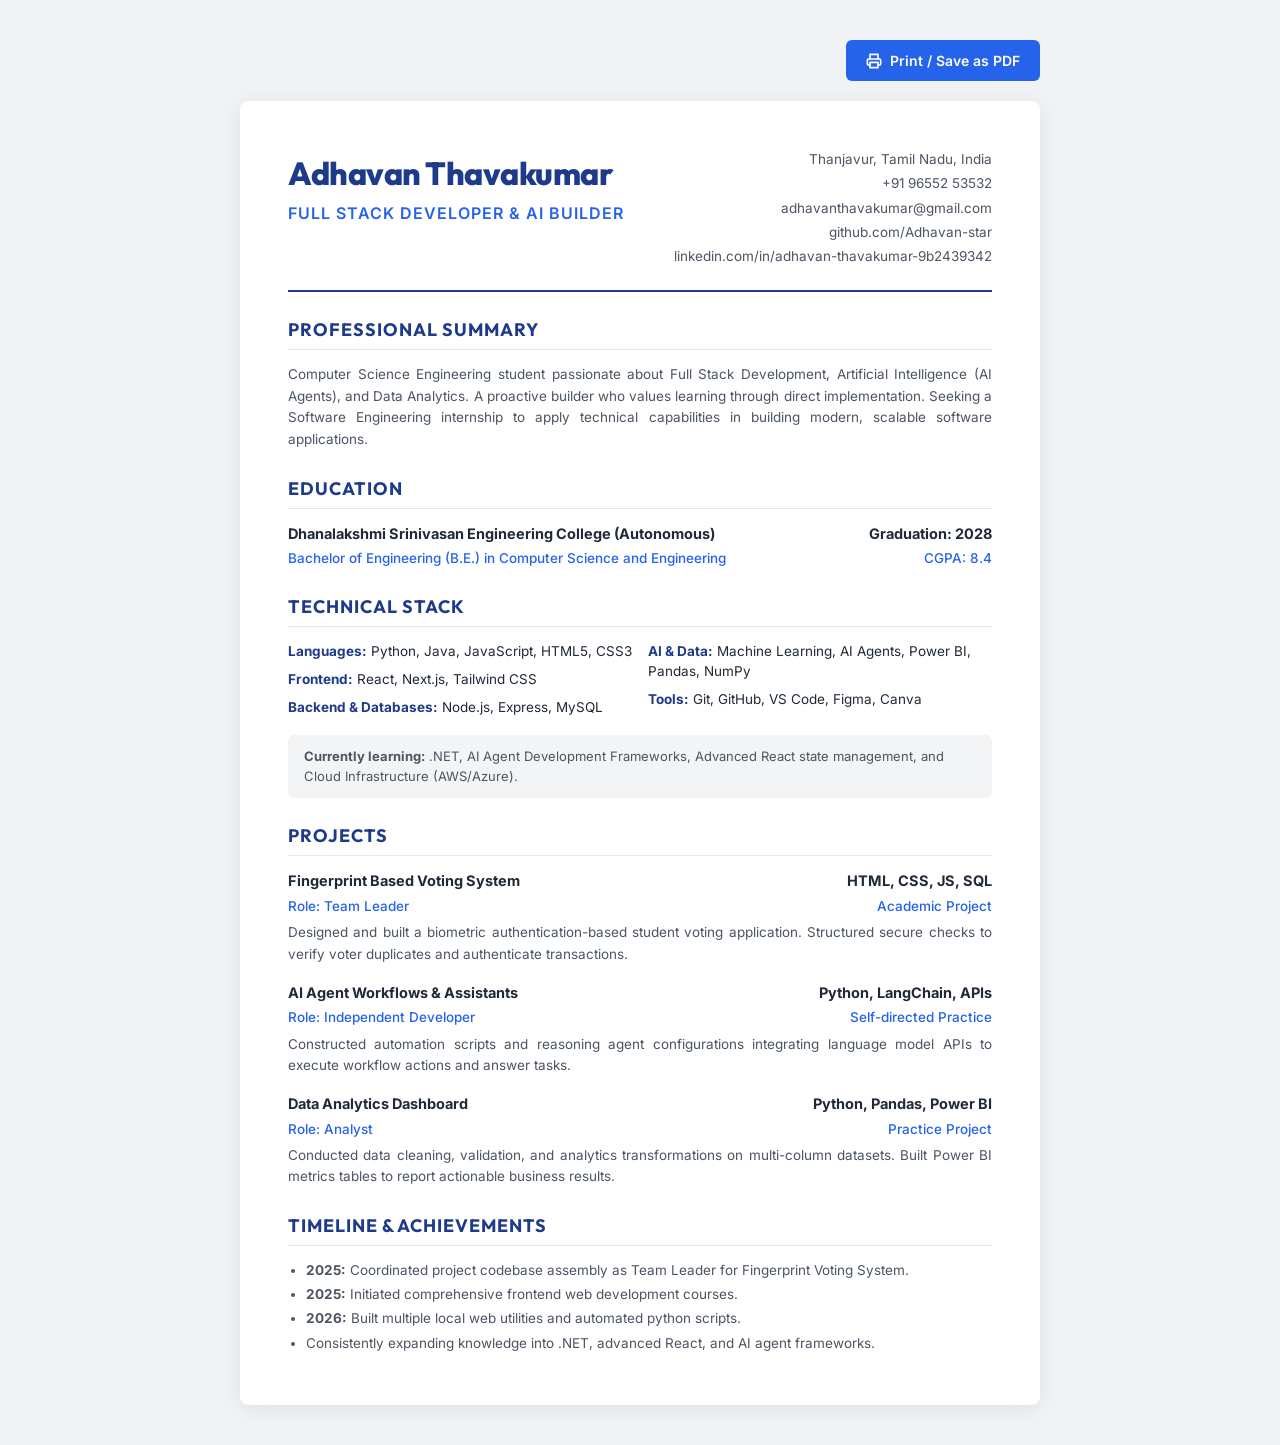
<file: assets/resume.html>
<!DOCTYPE html>
<html lang="en">
<head>
    <meta charset="UTF-8">
    <meta name="viewport" content="width=device-width, initial-scale=1.0">
    <title>Resume | Adhavan Thavakumar</title>
    <!-- Google Fonts -->
    <link rel="preconnect" href="https://fonts.googleapis.com">
    <link rel="preconnect" href="https://fonts.gstatic.com" crossorigin>
    <link href="https://fonts.googleapis.com/css2?family=Inter:wght@300;400;500;600;700&family=Outfit:wght@500;600;700;800&display=swap" rel="stylesheet">
    <style>
        :root {
            --primary: #1e3a8a;
            --text: #1f2937;
            --text-muted: #4b5563;
            --border: #e5e7eb;
            --bg-accent: #f3f4f6;
            --accent: #2563eb;
        }

        * {
            box-sizing: border-box;
            margin: 0;
            padding: 0;
        }

        body {
            font-family: 'Inter', sans-serif;
            color: var(--text);
            background-color: #f0f2f5;
            line-height: 1.5;
            padding: 40px 20px;
        }

        .resume-page {
            max-width: 800px;
            margin: 0 auto;
            background: #ffffff;
            padding: 48px;
            box-shadow: 0 4px 20px rgba(0, 0, 0, 0.08);
            border-radius: 8px;
            position: relative;
        }

        /* Top Action Buttons (For Screen Only) */
        .actions-bar {
            max-width: 800px;
            margin: 0 auto 20px auto;
            display: flex;
            justify-content: flex-end;
            gap: 12px;
        }

        .btn {
            display: inline-flex;
            align-items: center;
            gap: 8px;
            padding: 10px 20px;
            font-size: 14px;
            font-weight: 600;
            border-radius: 6px;
            cursor: pointer;
            text-decoration: none;
            transition: all 0.2s ease;
        }

        .btn-primary {
            background-color: var(--accent);
            color: #ffffff;
            border: none;
        }

        .btn-primary:hover {
            background-color: #1d4ed8;
        }

        /* Resume Content Layout */
        header {
            border-bottom: 2px solid var(--primary);
            padding-bottom: 24px;
            margin-bottom: 24px;
        }

        .header-top {
            display: flex;
            justify-content: space-between;
            align-items: flex-start;
        }

        h1 {
            font-family: 'Outfit', sans-serif;
            font-size: 32px;
            font-weight: 800;
            color: var(--primary);
            letter-spacing: -0.5px;
            margin-bottom: 4px;
        }

        .subtitle {
            font-size: 16px;
            font-weight: 600;
            color: var(--accent);
            text-transform: uppercase;
            letter-spacing: 1px;
            margin-bottom: 12px;
        }

        .contact-info {
            display: flex;
            flex-direction: column;
            gap: 4px;
            font-size: 13.5px;
            color: var(--text-muted);
            text-align: right;
        }

        .contact-info a {
            color: var(--text-muted);
            text-decoration: none;
        }

        .contact-info a:hover {
            color: var(--accent);
        }

        .section-title {
            font-family: 'Outfit', sans-serif;
            font-size: 18px;
            font-weight: 700;
            text-transform: uppercase;
            letter-spacing: 1px;
            color: var(--primary);
            border-bottom: 1px solid var(--border);
            padding-bottom: 6px;
            margin-top: 24px;
            margin-bottom: 14px;
        }

        .grid-2 {
            display: grid;
            grid-template-columns: 1fr 1fr;
            gap: 20px;
        }

        /* Items Styles */
        .edu-item, .project-item, .exp-item {
            margin-bottom: 16px;
        }

        .edu-item:last-child, .project-item:last-child {
            margin-bottom: 0;
        }

        .item-header {
            display: flex;
            justify-content: space-between;
            font-weight: 700;
            font-size: 14.5px;
            margin-bottom: 4px;
        }

        .item-sub {
            display: flex;
            justify-content: space-between;
            color: var(--accent);
            font-size: 13.5px;
            font-weight: 500;
            margin-bottom: 6px;
        }

        .item-desc {
            font-size: 13.5px;
            color: var(--text-muted);
            line-height: 1.6;
            text-align: justify;
        }

        .bullets-list {
            margin-left: 18px;
            margin-top: 6px;
            font-size: 13.5px;
            color: var(--text-muted);
        }

        .bullets-list li {
            margin-bottom: 4px;
        }

        /* Skills Lists */
        .skills-grid {
            display: grid;
            grid-template-columns: repeat(2, 1fr);
            gap: 16px;
        }

        .skill-category {
            font-size: 13.5px;
            margin-bottom: 8px;
        }

        .skill-category strong {
            color: var(--primary);
        }

        .currently-learning-box {
            background-color: var(--bg-accent);
            padding: 12px 16px;
            border-radius: 6px;
            font-size: 13px;
            color: var(--text-muted);
            margin-top: 10px;
        }

        /* Print Media Styles (A4 Page Adjustments) */
        @media print {
            body {
                background-color: #ffffff;
                padding: 0;
            }

            .resume-page {
                box-shadow: none;
                padding: 0;
                border-radius: 0;
                max-width: 100%;
            }

            .actions-bar {
                display: none;
            }

            a {
                text-decoration: none;
                color: var(--text);
            }
        }

        @media (max-width: 600px) {
            body {
                padding: 10px;
            }
            .resume-page {
                padding: 24px;
            }
            .header-top {
                flex-direction: column;
                gap: 16px;
            }
            .contact-info {
                text-align: left;
            }
            .grid-2, .skills-grid {
                grid-template-columns: 1fr;
            }
        }
    </style>
</head>
<body>

    <!-- Actions Bar (Hidden in print) -->
    <div class="actions-bar">
        <a href="javascript:window.print()" class="btn btn-primary">
            <svg xmlns="http://www.w3.org/2000/svg" width="16" height="16" viewBox="0 0 24 24" fill="none" stroke="currentColor" stroke-width="2.5" stroke-linecap="round" stroke-linejoin="round"><polyline points="6 9 6 2 18 2 18 9"/><path d="M6 18H4a2 2 0 0 1-2-2v-5a2 2 0 0 1 2-2h16a2 2 0 0 1 2 2v5a2 2 0 0 1-2 2h-2"/><rect x="6" y="14" width="12" height="8"/></svg>
            Print / Save as PDF
        </a>
    </div>

    <!-- Main Resume Page -->
    <div class="resume-page">
        <header>
            <div class="header-top">
                <div>
                    <h1>Adhavan Thavakumar</h1>
                    <div class="subtitle">Full Stack Developer &amp; AI Builder</div>
                </div>
                <div class="contact-info">
                    <span>Thanjavur, Tamil Nadu, India</span>
                    <span>+91 96552 53532</span>
                    <a href="mailto:adhavanthavakumar@gmail.com">adhavanthavakumar@gmail.com</a>
                    <a href="https://github.com/Adhavan-star" target="_blank">github.com/Adhavan-star</a>
                    <a href="https://linkedin.com/in/adhavan-thavakumar-9b2439342" target="_blank">linkedin.com/in/adhavan-thavakumar-9b2439342</a>
                </div>
            </div>
        </header>

        <!-- Objective -->
        <h3 class="section-title">Professional Summary</h3>
        <p class="item-desc">
            Computer Science Engineering student passionate about Full Stack Development, Artificial Intelligence (AI Agents), and Data Analytics. A proactive builder who values learning through direct implementation. Seeking a Software Engineering internship to apply technical capabilities in building modern, scalable software applications.
        </p>

        <!-- Education -->
        <h3 class="section-title">Education</h3>
        <div class="edu-item">
            <div class="item-header">
                <span>Dhanalakshmi Srinivasan Engineering College (Autonomous)</span>
                <span>Graduation: 2028</span>
            </div>
            <div class="item-sub">
                <span>Bachelor of Engineering (B.E.) in Computer Science and Engineering</span>
                <span>CGPA: 8.4</span>
            </div>
        </div>

        <!-- Technical Stack -->
        <h3 class="section-title">Technical Stack</h3>
        <div class="skills-grid">
            <div>
                <div class="skill-category">
                    <strong>Languages:</strong> Python, Java, JavaScript, HTML5, CSS3
                </div>
                <div class="skill-category">
                    <strong>Frontend:</strong> React, Next.js, Tailwind CSS
                </div>
                <div class="skill-category">
                    <strong>Backend &amp; Databases:</strong> Node.js, Express, MySQL
                </div>
            </div>
            <div>
                <div class="skill-category">
                    <strong>AI &amp; Data:</strong> Machine Learning, AI Agents, Power BI, Pandas, NumPy
                </div>
                <div class="skill-category">
                    <strong>Tools:</strong> Git, GitHub, VS Code, Figma, Canva
                </div>
            </div>
        </div>
        <div class="currently-learning-box">
            <strong>Currently learning:</strong> .NET, AI Agent Development Frameworks, Advanced React state management, and Cloud Infrastructure (AWS/Azure).
        </div>

        <!-- Projects -->
        <h3 class="section-title">Projects</h3>
        
        <div class="project-item">
            <div class="item-header">
                <span>Fingerprint Based Voting System</span>
                <span>HTML, CSS, JS, SQL</span>
            </div>
            <div class="item-sub">
                <span>Role: Team Leader</span>
                <span>Academic Project</span>
            </div>
            <p class="item-desc">
                Designed and built a biometric authentication-based student voting application. Structured secure checks to verify voter duplicates and authenticate transactions.
            </p>
        </div>

        <div class="project-item">
            <div class="item-header">
                <span>AI Agent Workflows &amp; Assistants</span>
                <span>Python, LangChain, APIs</span>
            </div>
            <div class="item-sub">
                <span>Role: Independent Developer</span>
                <span>Self-directed Practice</span>
            </div>
            <p class="item-desc">
                Constructed automation scripts and reasoning agent configurations integrating language model APIs to execute workflow actions and answer tasks.
            </p>
        </div>

        <div class="project-item">
            <div class="item-header">
                <span>Data Analytics Dashboard</span>
                <span>Python, Pandas, Power BI</span>
            </div>
            <div class="item-sub">
                <span>Role: Analyst</span>
                <span>Practice Project</span>
            </div>
            <p class="item-desc">
                Conducted data cleaning, validation, and analytics transformations on multi-column datasets. Built Power BI metrics tables to report actionable business results.
            </p>
        </div>

        <!-- Timeline / Highlights -->
        <h3 class="section-title">Timeline &amp; Achievements</h3>
        <ul class="bullets-list">
            <li><strong>2025:</strong> Coordinated project codebase assembly as Team Leader for Fingerprint Voting System.</li>
            <li><strong>2025:</strong> Initiated comprehensive frontend web development courses.</li>
            <li><strong>2026:</strong> Built multiple local web utilities and automated python scripts.</li>
            <li>Consistently expanding knowledge into .NET, advanced React, and AI agent frameworks.</li>
        </ul>
    </div>

</body>
</html>
</file>
